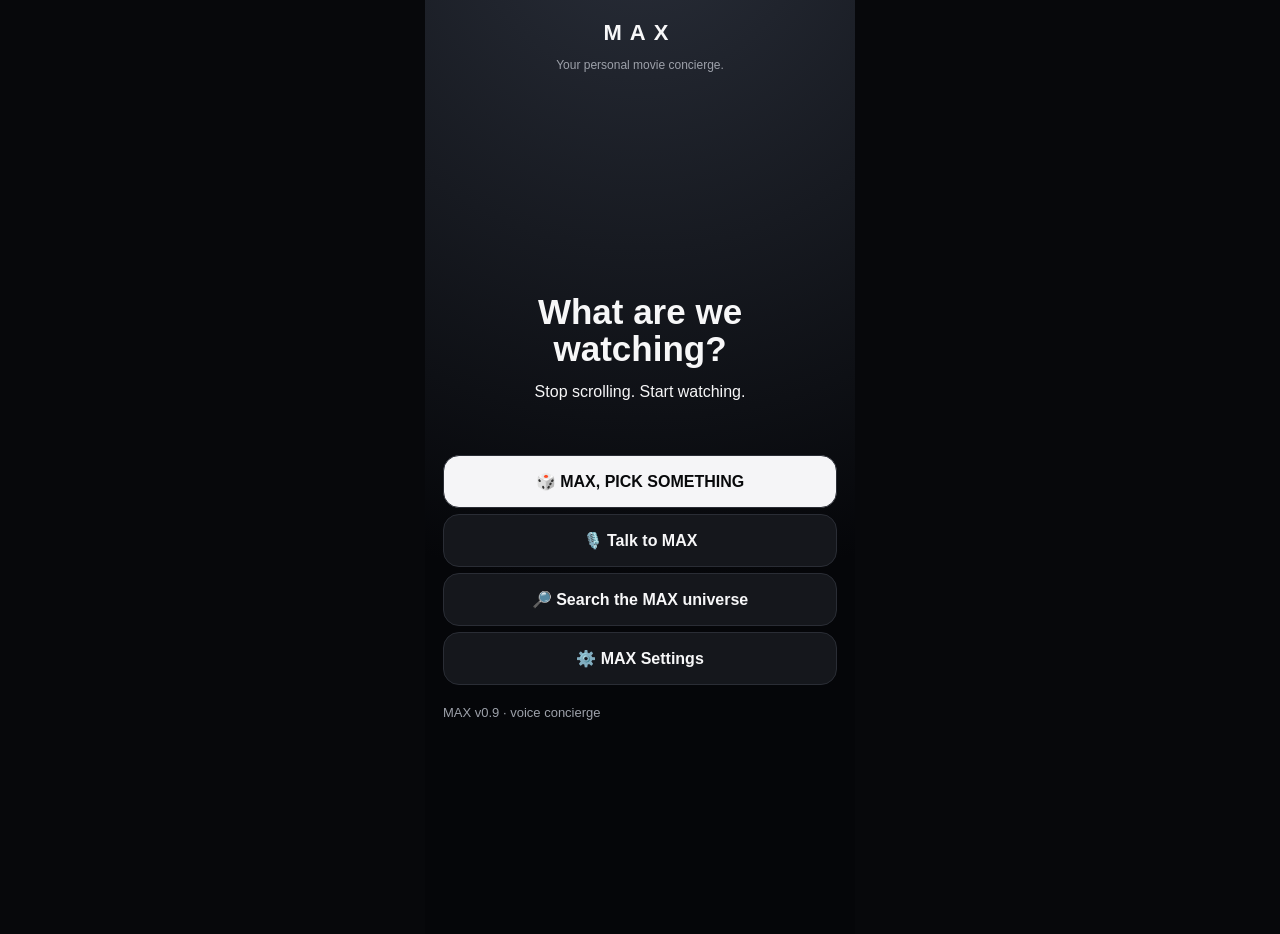
<file: index.html>
<!doctype html>
<html lang="en-US">
  <head>
    <meta charset="utf-8">
    <meta name="viewport" content="width=device-width, initial-scale=1">
    <meta name="theme-color" content="#07080b">
    <title>MAX — Movie Concierge</title>
    <link rel="stylesheet" href="./assets/max.css">
  </head>

  <body>
    <div class="app">
      <header>
        <div class="logo">MAX</div>
        <p class="tag">Your personal movie concierge.</p>
      </header>

      <main class="screen">
        <section class="hero" aria-labelledby="page-title">
          <h1 id="page-title">What are we<br>watching?</h1>
          <p>Stop scrolling. Start watching.</p>
        </section>

        <nav aria-label="MAX navigation">
          <a class="link primary" href="./pick.html">🎲 MAX, PICK SOMETHING</a>
          <a class="link" href="./voice.html">🎙️ Talk to MAX</a>
          <a class="link" href="./search.html">🔎 Search the MAX universe</a>
          <div id="saved"></div>
          <a class="link" href="./settings.html">⚙️ MAX Settings</a>
        </nav>

        <p class="small">MAX v0.9 · voice concierge</p>
      </main>
    </div>

    <script src="./assets/max.js" defer></script>
  </body>
</html>
</file>
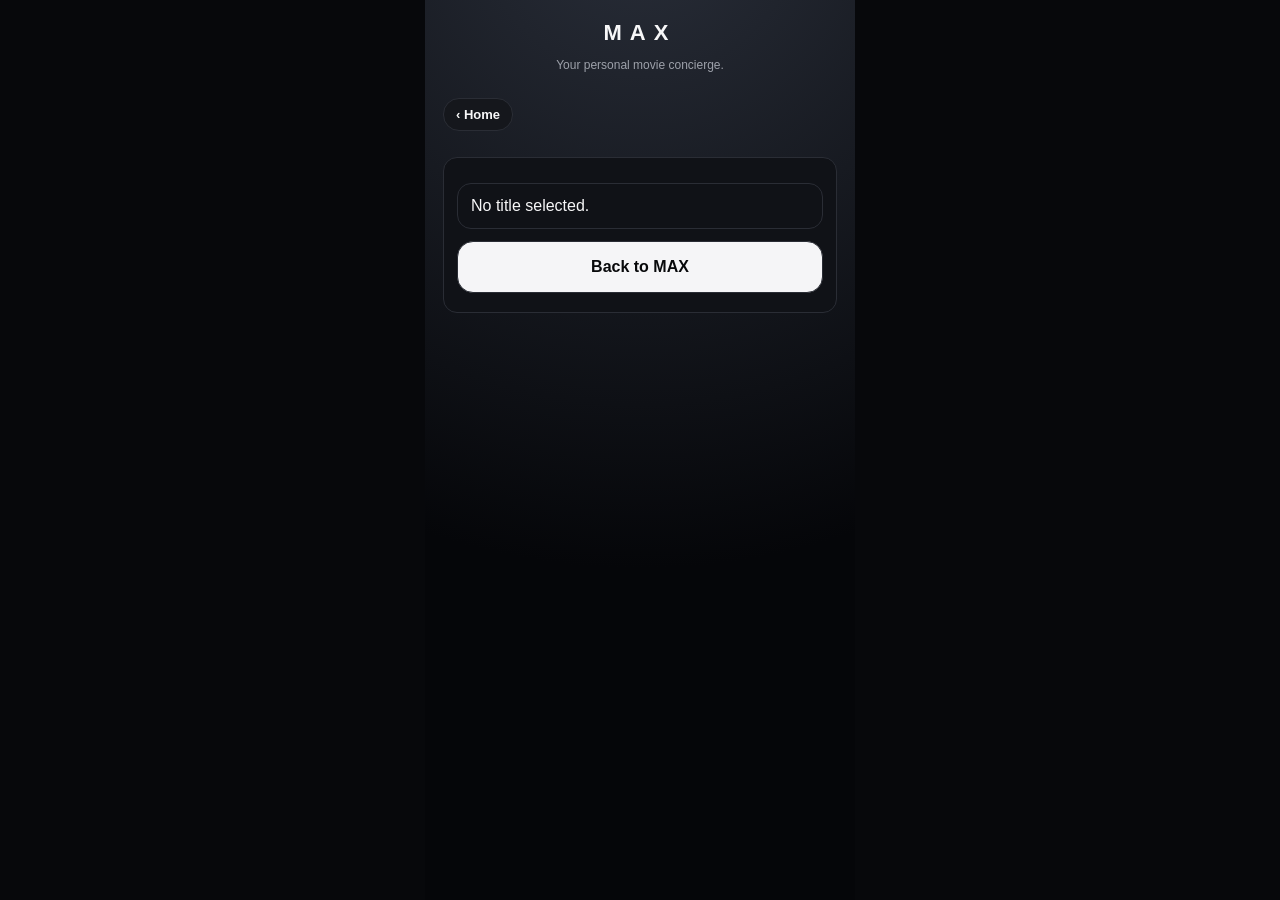
<file: detail.html>
<!doctype html>
<html lang="en-US">
  <head>
    <meta charset="utf-8">
    <meta name="viewport" content="width=device-width, initial-scale=1">
    <meta name="theme-color" content="#07080b">
    <title>MAX — Recommendation</title>
    <link rel="stylesheet" href="./assets/max.css">
    <script src="./assets/detail.js" defer></script>
  </head>

  <body>
    <div class="app">
      <header>
        <div class="logo">MAX</div>
        <p class="tag">Your personal movie concierge.</p>
      </header>

      <main>
        <nav class="top" aria-label="MAX navigation">
          <a class="link back-link" href="./index.html">‹ Home</a>
        </nav>

        <section aria-labelledby="recommendation-title">
          <h1 id="recommendation-title" class="visually-hidden">MAX recommendation</h1>
          <div id="out" class="status" aria-live="polite">MAX is loading…</div>
        </section>
      </main>
    </div>
  </body>
</html>
</file>
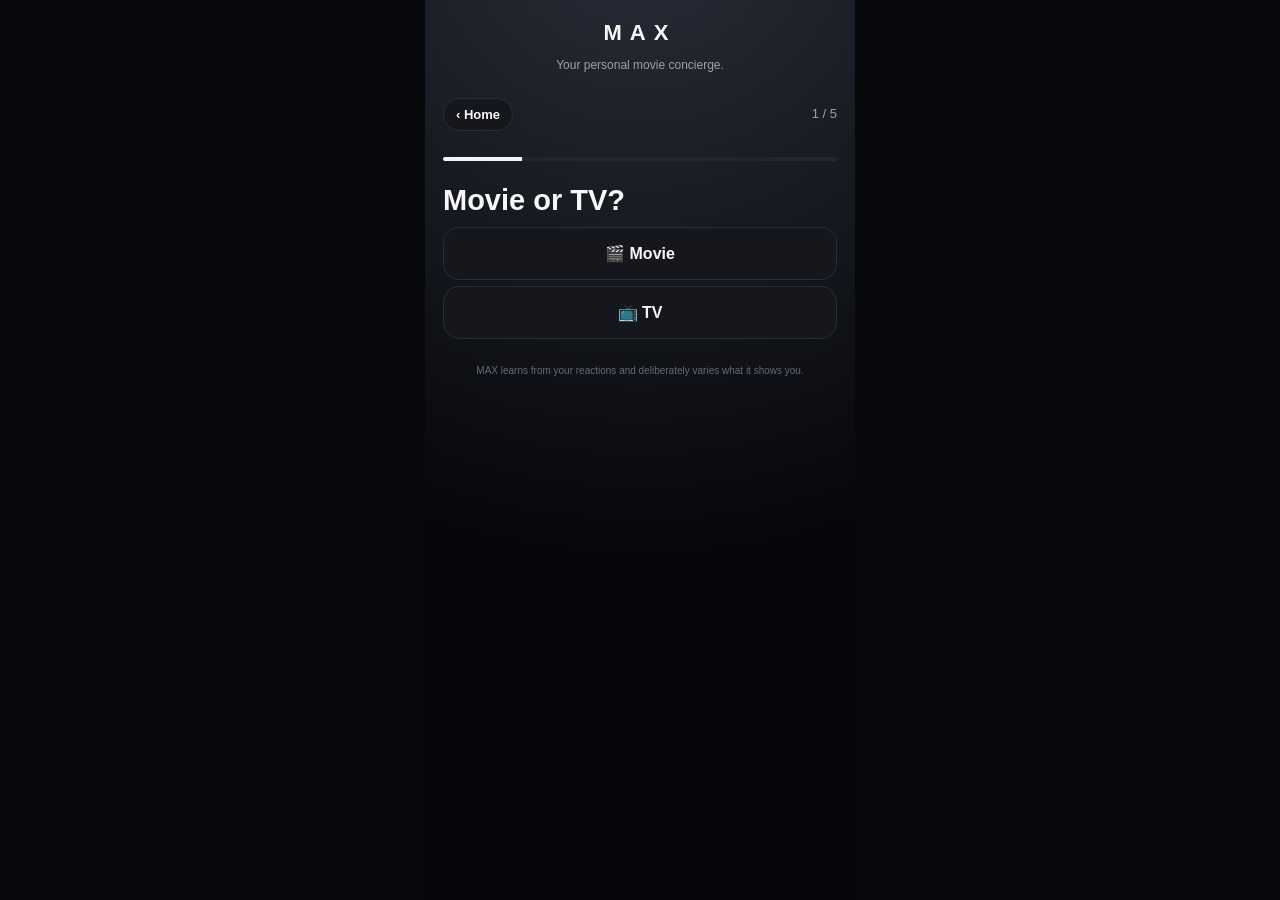
<file: pick.html>
<!doctype html>
<html lang="en-US">
  <head>
    <meta charset="utf-8">
    <meta name="viewport" content="width=device-width, initial-scale=1">
    <meta name="theme-color" content="#07080b">
    <title>MAX — Preference Engine</title>
    <link rel="stylesheet" href="./assets/max.css">
  </head>

  <body>
    <div class="app">
      <header>
        <div class="logo">MAX</div>
        <p class="tag">Your personal movie concierge.</p>
      </header>

      <main id="root"></main>
    </div>

    <script src="./assets/pick.js" defer></script>
  </body>
</html>
</file>
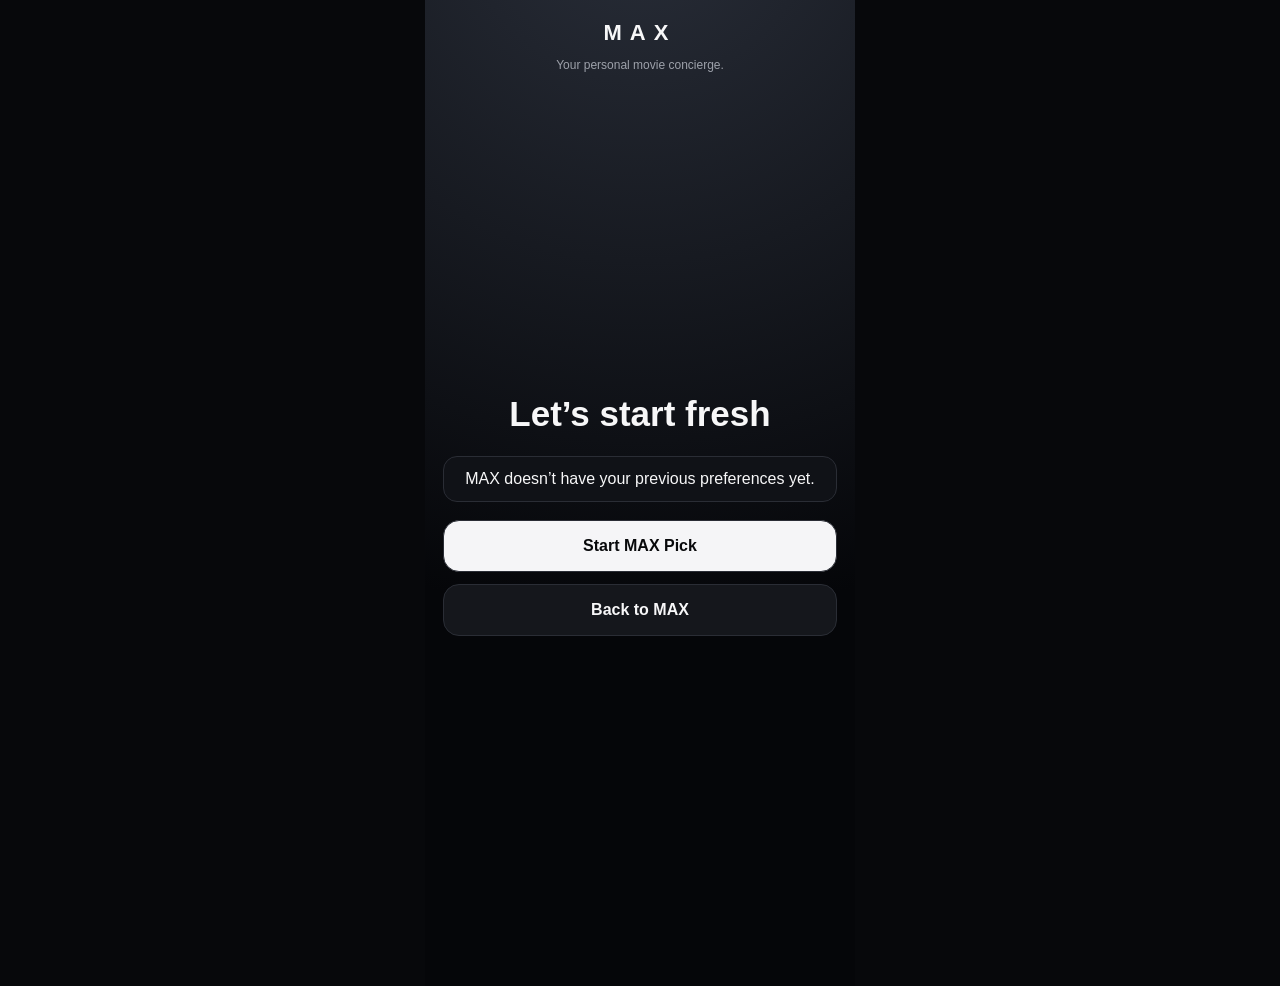
<file: repeat.html>
<!doctype html>
<html lang="en-US">
  <head>
    <meta charset="utf-8">
    <meta name="viewport" content="width=device-width, initial-scale=1">
    <meta name="theme-color" content="#07080b">
    <title>MAX — Another Pick</title>
    <link rel="stylesheet" href="./assets/max.css">
    <script src="./assets/repeat.js" defer></script>
  </head>

  <body>
    <div class="app">
      <header>
        <div class="logo">MAX</div>
        <p class="tag">Your personal movie concierge.</p>
      </header>

      <main id="root"></main>
    </div>
  </body>
</html>
</file>
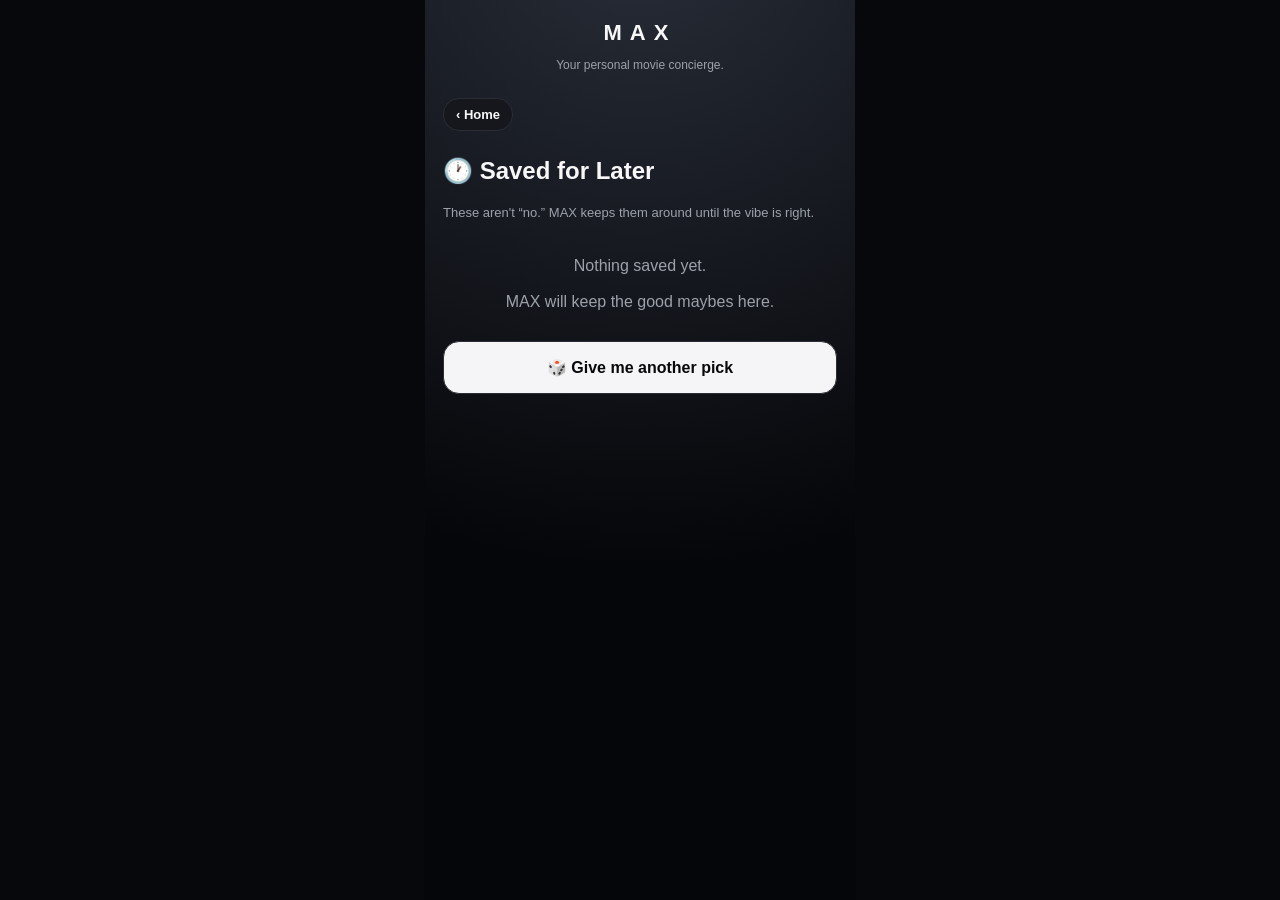
<file: saved.html>
<!doctype html>
<html lang="en-US">
  <head>
    <meta charset="utf-8">
    <meta name="viewport" content="width=device-width, initial-scale=1">
    <meta name="theme-color" content="#07080b">
    <title>MAX — Saved for Later</title>
    <link rel="stylesheet" href="./assets/max.css">
    <script src="./assets/saved.js" defer></script>
  </head>

  <body>
    <div class="app">
      <header>
        <div class="logo">MAX</div>
        <p class="tag">Your personal movie concierge.</p>
      </header>

      <main>
        <nav class="top" aria-label="MAX navigation">
          <a class="link back-link" href="./index.html">‹ Home</a>
        </nav>

        <section aria-labelledby="saved-title">
          <h1 id="saved-title">🕐 Saved for Later</h1>
          <p class="muted">These aren't “no.” MAX keeps them around until the vibe is right.</p>
          <div id="list" aria-live="polite"></div>
        </section>

        <nav aria-label="Saved page actions">
          <a class="link primary" href="./pick.html">🎲 Give me another pick</a>
        </nav>
      </main>
    </div>
  </body>
</html>
</file>
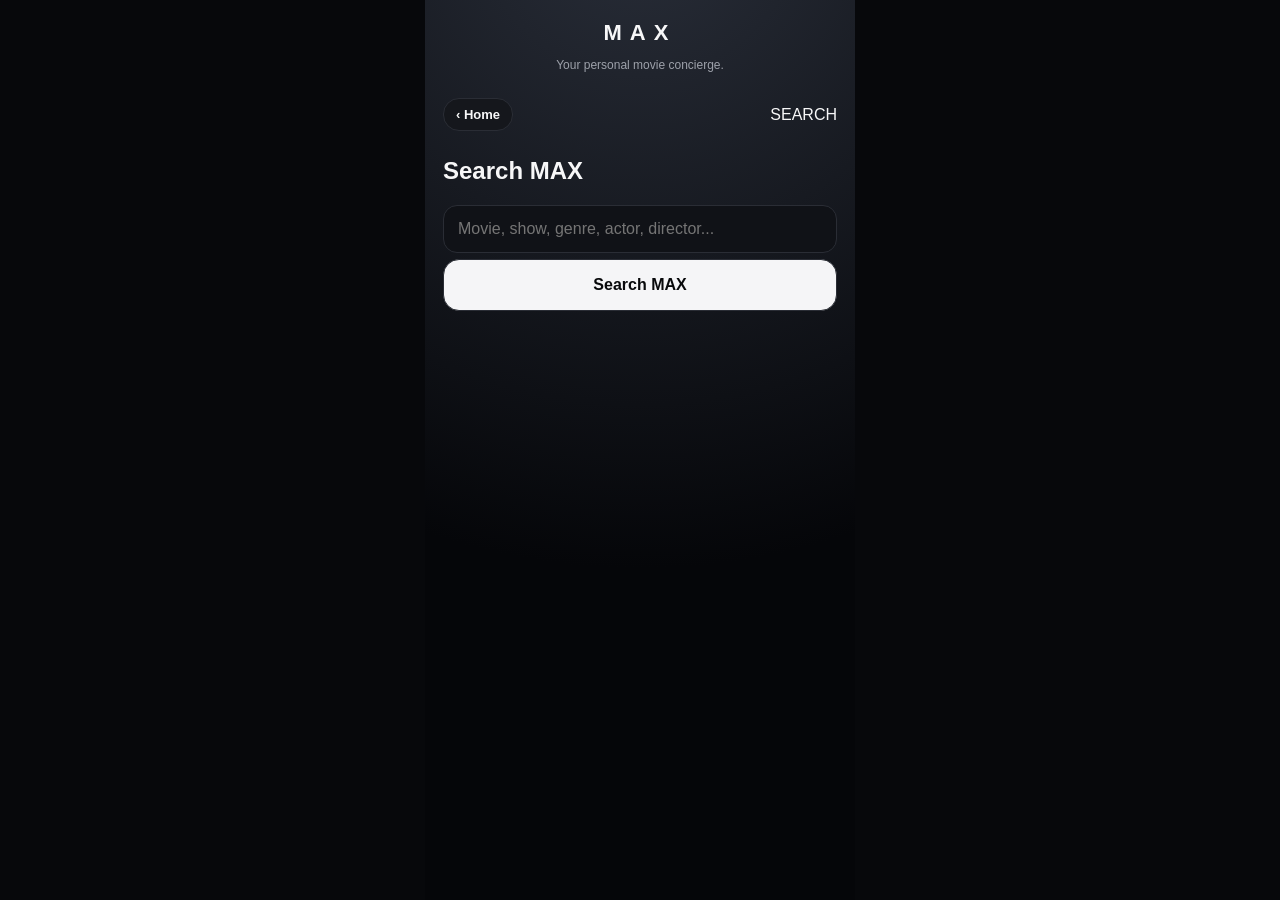
<file: search.html>
<!doctype html>
<html lang="en-US">
  <head>
    <meta charset="utf-8">
    <meta name="viewport" content="width=device-width, initial-scale=1">
    <meta name="theme-color" content="#07080b">
    <title>MAX Search</title>
    <link rel="stylesheet" href="./assets/max.css">
    <script src="./assets/search.js" defer></script>
  </head>

  <body>
    <div class="app">
      <header>
        <div class="logo">MAX</div>
        <p class="tag">Your personal movie concierge.</p>
      </header>

      <main>
        <nav class="top" aria-label="MAX navigation">
          <a class="link back-link" href="./index.html">‹ Home</a>
          <span aria-hidden="true">SEARCH</span>
        </nav>

        <section aria-labelledby="search-title">
          <h1 id="search-title">Search MAX</h1>

          <form id="search-form">
            <label class="visually-hidden" for="q">Search for a movie, show, genre, actor, or director</label>
            <input
              class="input"
              id="q"
              name="q"
              type="search"
              enterkeyhint="search"
              autocomplete="off"
              placeholder="Movie, show, genre, actor, director..."
            >
            <button class="button primary" type="submit">Search MAX</button>
          </form>

          <div id="results" class="results" aria-live="polite"></div>
        </section>
      </main>
    </div>
  </body>
</html>
</file>
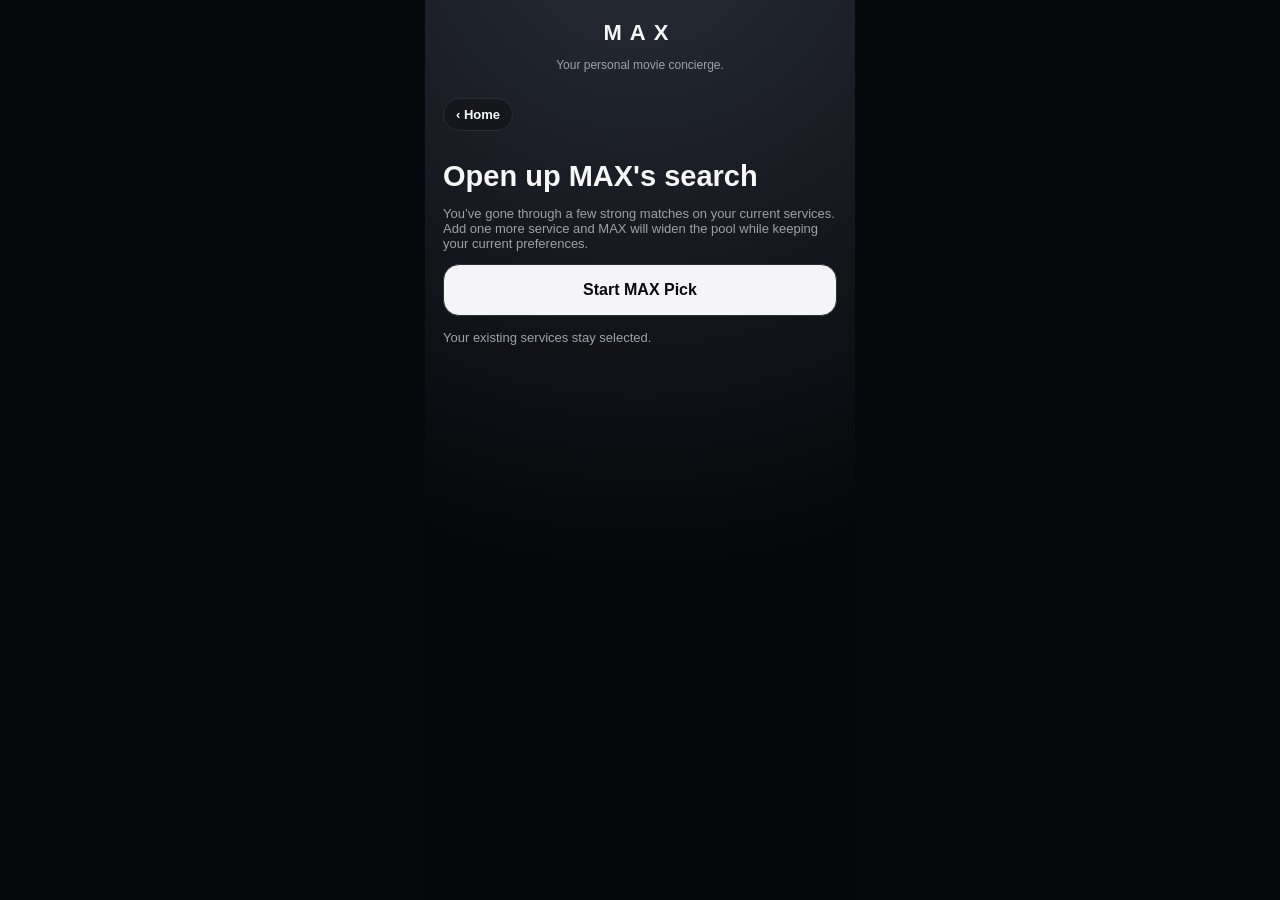
<file: services.html>
<!doctype html>
<html lang="en-US">
  <head>
    <meta charset="utf-8">
    <meta name="viewport" content="width=device-width, initial-scale=1">
    <meta name="theme-color" content="#07080b">
    <title>MAX — Add a Service</title>
    <link rel="stylesheet" href="./assets/max.css">
    <script src="./assets/services.js" defer></script>
  </head>

  <body>
    <div class="app">
      <header>
        <div class="logo">MAX</div>
        <p class="tag">Your personal movie concierge.</p>
      </header>

      <main>
        <nav class="top" aria-label="MAX navigation">
          <a class="link back-link" href="./index.html">‹ Home</a>
        </nav>

        <section aria-labelledby="services-title">
          <h1 id="services-title" class="q">Open up MAX's search</h1>
          <p class="muted">
            You’ve gone through a few strong matches on your current services.
            Add one more service and MAX will widen the pool while keeping your current preferences.
          </p>

          <div id="choices"></div>

          <p class="small">Your existing services stay selected.</p>
        </section>
      </main>
    </div>
  </body>
</html>
</file>
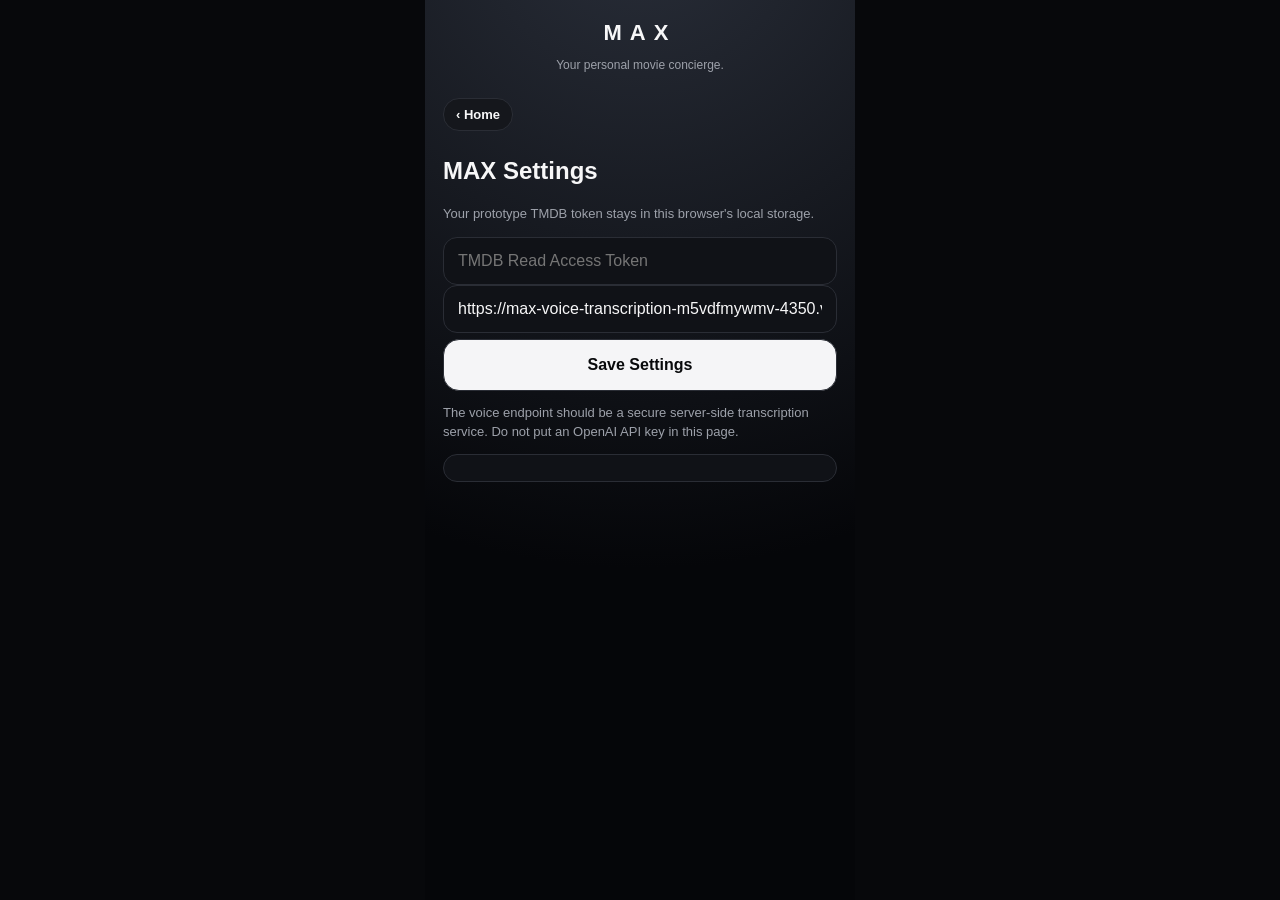
<file: settings.html>
<!doctype html>
<html lang="en-US">
  <head>
    <meta charset="utf-8">
    <meta name="viewport" content="width=device-width, initial-scale=1">
    <meta name="theme-color" content="#07080b">
    <title>MAX Settings</title>
    <link rel="stylesheet" href="./assets/max.css">
    <script src="./assets/settings.js" defer></script>
  </head>

  <body>
    <div class="app">
      <header>
        <div class="logo">MAX</div>
        <p class="tag">Your personal movie concierge.</p>
      </header>

      <main>
        <nav class="top" aria-label="MAX navigation">
          <a class="link back-link" href="./index.html">‹ Home</a>
        </nav>

        <section aria-labelledby="settings-title">
          <h1 id="settings-title">MAX Settings</h1>

          <p class="small">
            Your prototype TMDB token stays in this browser's local storage.
          </p>

          <form id="settings-form">
            <label class="visually-hidden" for="token">TMDB Read Access Token</label>
            <input
              class="input"
              id="token"
              type="password"
              autocomplete="off"
              placeholder="TMDB Read Access Token"
            >

            <label class="visually-hidden" for="transcribe-url">MAX voice transcription endpoint</label>
            <input
              class="input"
              id="transcribe-url"
              type="url"
              inputmode="url"
              autocomplete="off"
              placeholder="Voice transcription endpoint (optional)"
            >

            <button class="primary" id="save" type="submit">Save Settings</button>
          </form>

          <p class="small">
            The voice endpoint should be a secure server-side transcription service. Do not put an OpenAI API key in this page.
          </p>

          <div id="msg" class="status" aria-live="polite"></div>
        </section>
      </main>
    </div>
  </body>
</html>
</file>
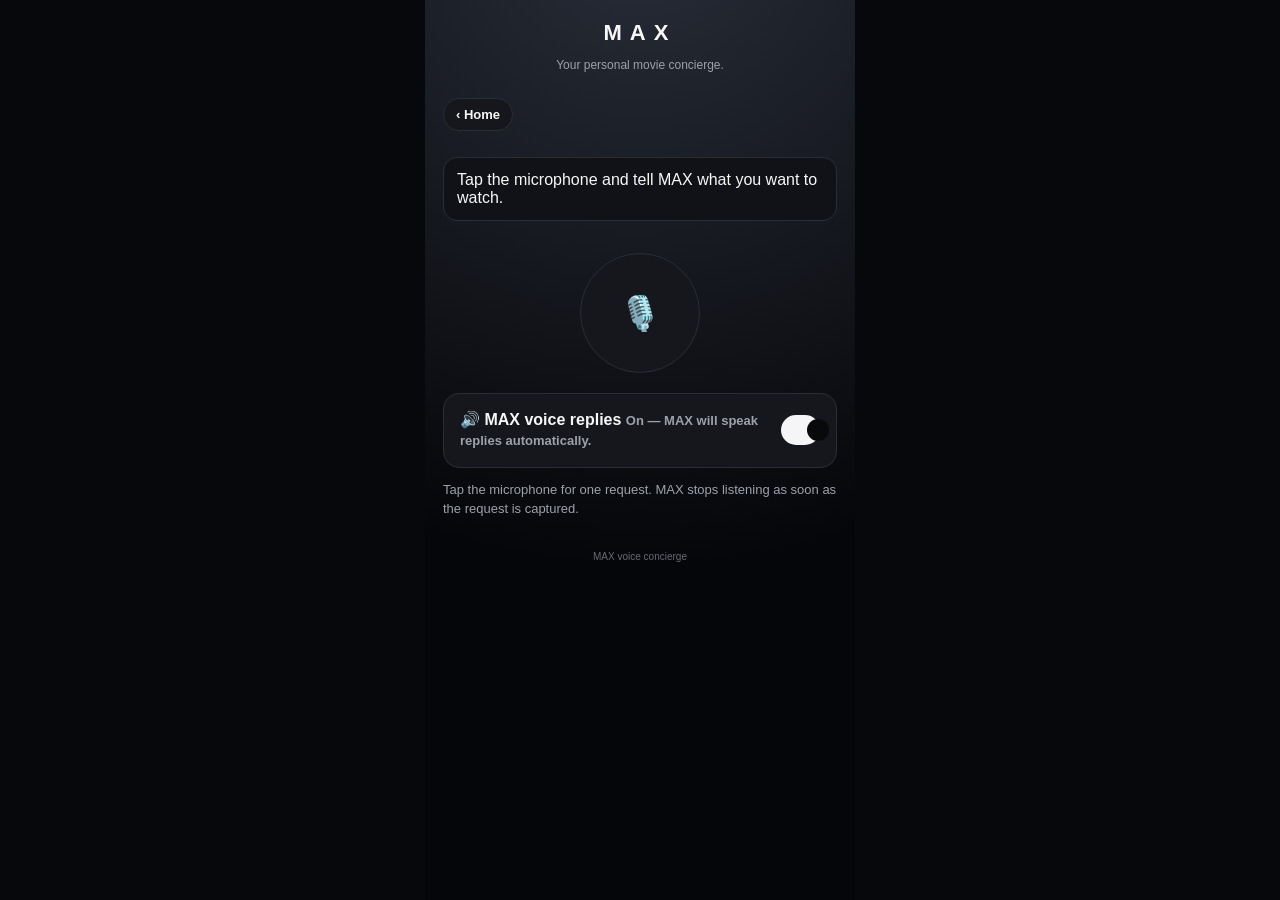
<file: voice.html>
<!doctype html>
<html lang="en-US">
  <head>
    <meta charset="utf-8">
    <meta name="viewport" content="width=device-width, initial-scale=1">
    <meta name="theme-color" content="#07080b">
    <title>MAX Voice</title>
    <link rel="stylesheet" href="./assets/max.css">
    <script src="./assets/voice-recorder.js" defer></script>
    <script src="./assets/voice.js" defer></script>
  </head>

  <body>
    <div class="app">
      <header>
        <div class="logo">MAX</div>
        <p class="tag">Your personal movie concierge.</p>
      </header>

      <main>
        <nav class="top" aria-label="MAX navigation">
          <a class="link back-link" href="./index.html">‹ Home</a>
        </nav>

        <section aria-labelledby="voice-title">
          <h1 id="voice-title" class="visually-hidden">Talk to MAX</h1>

          <div id="status" class="status" aria-live="polite">
            Tap the microphone and tell MAX what you want to watch.
          </div>

          <button id="mic" class="voice" type="button" aria-label="Talk to MAX">
            🎙️
          </button>

          <button id="auto" class="toggle" type="button" aria-pressed="true">
            <span>
              <strong id="autoLabel">🔊 MAX voice replies</strong>
              <span class="small" id="autoText"></span>
            </span>
            <span class="switch" id="switch" aria-hidden="true"></span>
          </button>

          <p class="small">
            Tap the microphone for one request. MAX stops listening as soon as the request is captured.
          </p>

          <div id="heard" class="card" hidden></div>
          <div id="actions"></div>
          <div id="result"></div>
        </section>
      </main>

      <footer class="footer">MAX voice concierge</footer>
    </div>
  </body>
</html>
</file>
<file: assets/max.css>
/* MAX shared styles
   Keep presentation out of page markup so the interface stays consistent and maintainable. */
:root {
  color-scheme: dark;
  --bg: #07080b;
  --surface: #101217;
  --surface-raised: #15171c;
  --border: #2a2d35;
  --text: #f7f7f8;
  --muted: #9da1aa;
  --quiet: #666a73;
  --accent: #f5f5f7;
  --accent-text: #08090b;
}

* { box-sizing: border-box; }

body {
  margin: 0;
  background: var(--bg);
  color: var(--text);
  font-family: -apple-system, BlinkMacSystemFont, "Segoe UI", sans-serif;
}

a { color: inherit; }

button,
input { font: inherit; }

button,
.link,
.button {
  display: block;
  width: 100%;
  padding: 16px;
  margin: 6px 0;
  border: 1px solid var(--border);
  border-radius: 16px;
  background: var(--surface-raised);
  color: var(--text);
  font-size: 16px;
  font-weight: 650;
  text-align: center;
  text-decoration: none;
  cursor: pointer;
}

button:focus-visible,
a:focus-visible,
input:focus-visible {
  outline: 2px solid var(--accent);
  outline-offset: 3px;
}

.primary { background: var(--accent); color: var(--accent-text); }

.app {
  max-width: 430px;
  min-height: 100vh;
  margin: auto;
  padding: 20px 18px;
  background: radial-gradient(circle at 50% -10%, #292e39, #050609 65%);
}

.logo { text-align: center; font-weight: 900; letter-spacing: 8px; font-size: 22px; }
.tag { text-align: center; color: var(--muted); font-size: 12px; }
.top { display: flex; justify-content: space-between; align-items: center; margin: 20px 0; }
.screen { min-height: calc(100vh - 70px); display: flex; flex-direction: column; justify-content: center; }
.hero { text-align: center; margin: 32px 0; }
.hero h1 { font-size: 35px; line-height: 1.05; margin: 0 0 12px; }
.q { font-size: 29px; font-weight: 800; line-height: 1.1; margin: 24px 0 10px; }
.progress { height: 4px; background: #24262d; border-radius: 5px; overflow: hidden; }
.progress i { display: block; height: 100%; background: var(--accent); }
.grid { display: grid; grid-template-columns: 1fr 1fr; gap: 8px; }
.selected { background: var(--accent); color: var(--accent-text); }
.back-link { width: auto; padding: 8px 12px; font-size: 13px; }
.status,
.card,
.resultCard,
.maxSays,
.savedBox {
  border: 1px solid var(--border);
  background: var(--surface);
}
.status { padding: 13px; border-radius: 14px; margin: 12px 0; }
.card,
.resultCard { padding: 16px; border-radius: 18px; }
.maxSays { padding: 14px 16px; border-radius: 16px; margin: 14px 0; font-size: 15px; line-height: 1.45; background: var(--surface-raised); }
.muted,
.small { color: var(--muted); font-size: 13px; }
.small { line-height: 1.45; }
.footer { text-align: center; color: var(--quiet); font-size: 10px; margin-top: auto; padding: 20px; }
.poster { width: 100%; max-height: 430px; object-fit: cover; border-radius: 14px; }
.title { font-size: 30px; font-weight: 850; margin-top: 12px; }
.actions { margin-top: 14px; }
.reaction { background: var(--surface); }
.visually-hidden {
  position: absolute;
  width: 1px;
  height: 1px;
  padding: 0;
  margin: -1px;
  overflow: hidden;
  clip: rect(0, 0, 0, 0);
  white-space: nowrap;
  border: 0;
}

/* Search */
.input { width: 100%; padding: 14px; border: 1px solid var(--border); border-radius: 14px; background: var(--surface); color: var(--text); font-size: 16px; }
.results { margin-top: 16px; }

/* Saved items */
.savedBox { padding: 14px; border-radius: 16px; margin-top: 8px; }
.savedRow { display: flex; align-items: center; gap: 10px; padding: 7px 0; color: var(--text); text-decoration: none; }
.savedRow img { width: 38px; height: 54px; object-fit: cover; border-radius: 6px; }
.savedTitle { font-size: 13px; font-weight: 700; }
.savedReason { margin-top: 3px; color: var(--muted); font-size: 10px; }
.empty { padding: 24px 0; color: var(--muted); text-align: center; }

/* Voice */
.voice { width: 120px; height: 120px; margin: 32px auto 20px; border-radius: 50%; font-size: 34px; }
.listening { box-shadow: 0 0 0 8px #24262d, 0 0 0 16px #17191e; }
.speaking { box-shadow: 0 0 0 8px #24262d, 0 0 0 16px #3a3d46; }
.phrase { font-size: 22px; font-weight: 750; line-height: 1.2; }
.row { display: flex; gap: 8px; }
.row button { flex: 1; }
.ok { background: var(--accent); color: var(--accent-text); }
.toggle { display: flex; align-items: center; justify-content: space-between; text-align: left; }
.switch { width: 52px; height: 30px; padding: 0; margin: 0; position: relative; border-radius: 20px; }
.switch.on { background: var(--accent); }
.switch.off { background: var(--surface-raised); }
.switch::after { content: ""; position: absolute; top: 4px; left: 4px; width: 22px; height: 22px; border-radius: 50%; background: var(--accent); transition: left .15s; }
.switch.on::after { left: 26px; background: var(--accent-text); }
.toggle.off { opacity: .55; }
.heard-summary { margin-top: 8px; }

@media (prefers-reduced-motion: reduce) {
  .switch::after { transition: none; }
}
</file>
